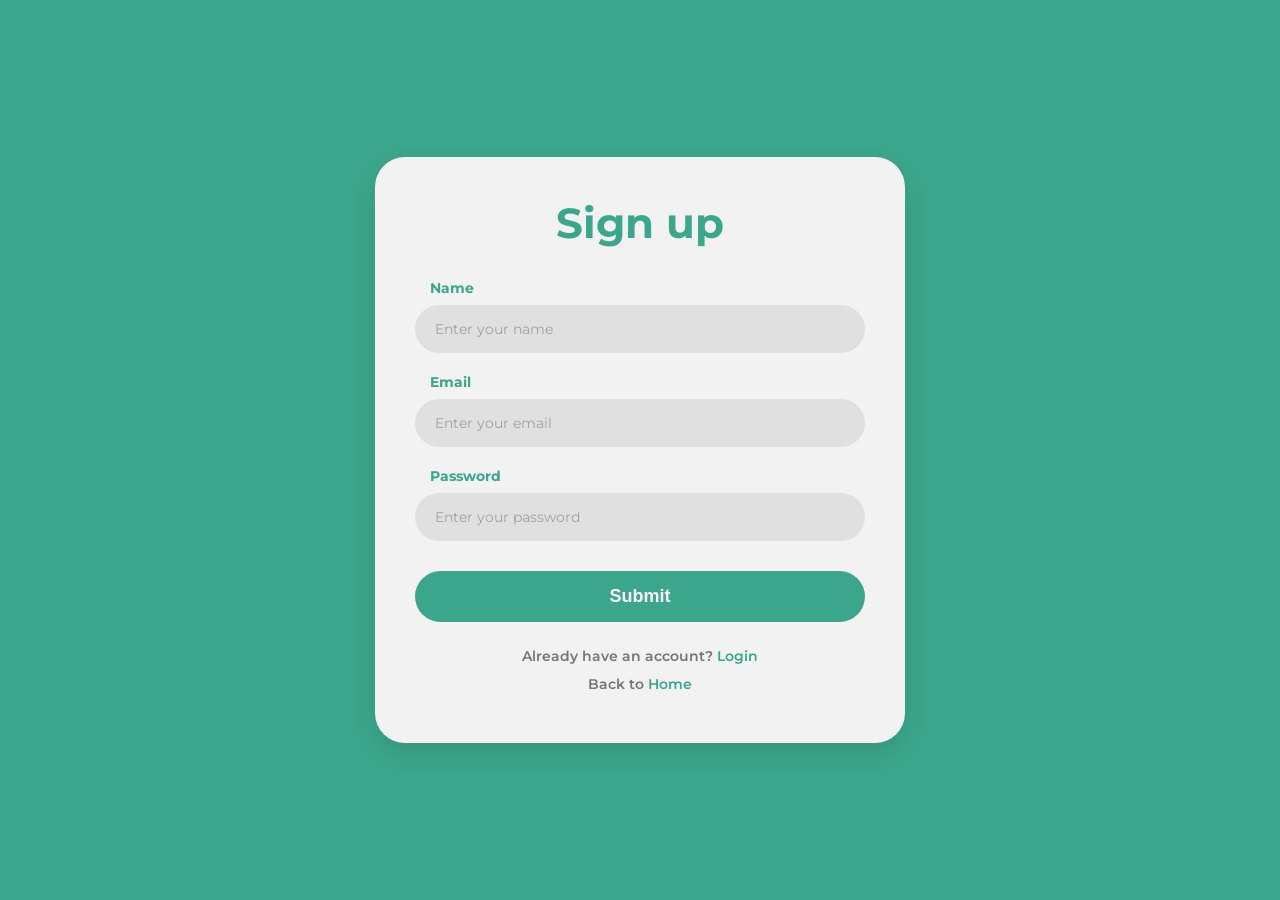
<file: school/index.html>
<!DOCTYPE html>
<html lang="en">
<head>
    <meta charset="UTF-8">
    <meta name="viewport" content="width=device-width, initial-scale=1.0">
    <title>Signup Page</title>
    <!--Icon-->
     <link rel="icon" href="image/lost and found icon.jpg" type="image/gif" /> 
     <!--css-->
     <link rel="stylesheet" href="css/stylesheet.css">
    <!-- Importing a clean font similar to the image -->
    <link href="https://fonts.googleapis.com/css2?family=Montserrat:wght@400;600;700&display=swap" rel="stylesheet">
</head>
<body>

    <div class="signup-container">
        <h1>Sign up</h1>
        
        <form action="#">
            <div class="form-group">
                <label for="name">Name</label>
                <input type="text" id="name" placeholder="Enter your name" required>
            </div>

            <div class="form-group">
                <label for="email">Email</label>
                <input type="email" id="email" placeholder="Enter your email" required>
            </div>

            <div class="form-group">
                <label for="password">Password</label>
                <input type="password" id="password" placeholder="Enter your password" required>
            </div>

            <button type="submit" class="submit-btn">Submit</button>
        </form>

        <div class="footer-text">
            <p>Already have an account? <a href="#">Login</a></p>
            <p>Back to <a href="#">Home</a></p>
        </div>
    </div>

</body>
</html>
</file>
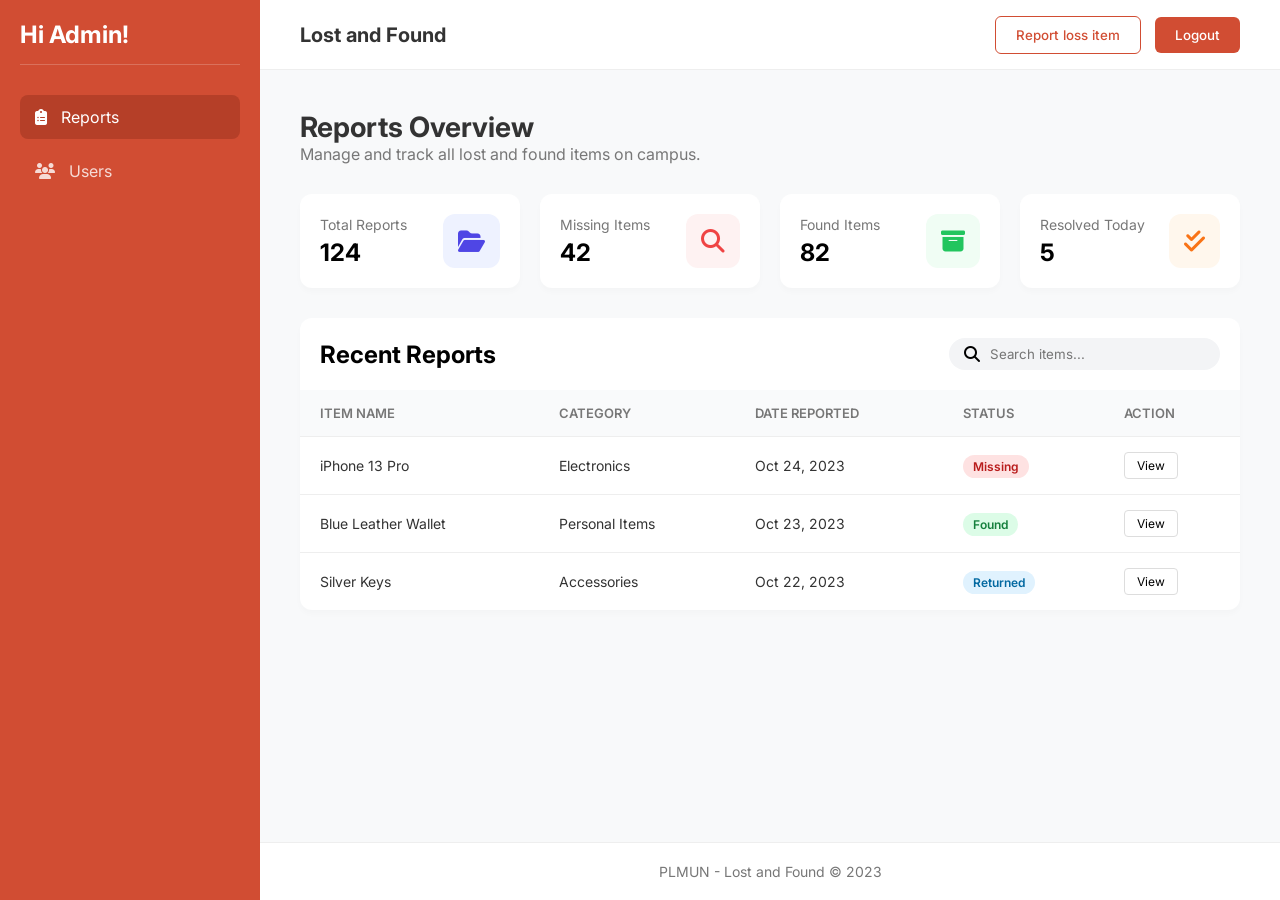
<file: admin dashboard/admin dashboard.html>
<!DOCTYPE html>
<html lang="en">
<head>
    <meta charset="UTF-8">
    <meta name="viewport" content="width=device-width, initial-scale=1.0">
    <title>Lost and Found Admin</title>
    <!-- css link -->
    <link rel="stylesheet" href="css/admin dashboard.css">
    <!-- Google Fonts -->
    <link href="https://fonts.googleapis.com/css2?family=Inter:wght@400;500;600;700&display=swap" rel="stylesheet">
    <!-- Icons -->
    <link rel="stylesheet" href="https://cdnjs.cloudflare.com/ajax/libs/font-awesome/6.4.0/css/all.min.css">
</head>
<body>

    <!-- Sidebar -->
    <div class="sidebar">
        <div class="sidebar-header">
            <h2>Hi Admin!</h2>
            <hr />
        </div>
        <nav class="sidebar-nav">
            <a href="javascript:void(0)" id="nav-reports" class="active">
                <i class="fa-solid fa-clipboard-list"></i> Reports
            </a>
            <a href="javascript:void(0)" id="nav-users">
                <i class="fa-solid fa-users"></i> Users
            </a>
        </nav>
    </div>

    <!-- Main Content Area -->
    <div class="main-container">
        <!-- Header -->
        <header class="top-header">
            <div class="header-left">
                <i class="fa-solid fa-bars" id="menu-toggle"></i>
                <div class="brand">Lost and Found</div>
            </div>

            <!-- The toggle icon for the right-side menu -->
            <i class="fa-solid fa-ellipsis-vertical" id="actions-toggle"></i>

            <div class="header-actions" id="header-actions">
                <button class="btn btn-outline">Report loss item</button>
                <button class="btn btn-primary">Logout</button>
            </div>
        </header>

        <!-- Dashboard Content -->
        <main class="content">
            
            <!-- FIXED: One single ID for the entire Reports page -->
            <div id="reports-view">
                <div class="content-header">
                    <h1>Reports Overview</h1>
                    <p>Manage and track all lost and found items on campus.</p>
                </div>

                <!-- Stats Grid -->
                <div class="stats-grid">
                    <div class="card stat-card">
                        <div class="stat-info">
                            <span>Total Reports</span>
                            <h3>124</h3>
                        </div>
                        <i class="fa-solid fa-folder-open icon-blue"></i>
                    </div>
                    <div class="card stat-card">
                        <div class="stat-info">
                            <span>Missing Items</span>
                            <h3>42</h3>
                        </div>
                        <i class="fa-solid fa-magnifying-glass icon-red"></i>
                    </div>
                    <div class="card stat-card">
                        <div class="stat-info">
                            <span>Found Items</span>
                            <h3>82</h3>
                        </div>
                        <i class="fa-solid fa-box-archive icon-green"></i>
                    </div>
                    <div class="card stat-card">
                        <div class="stat-info">
                            <span>Resolved Today</span>
                            <h3>5</h3>
                        </div>
                        <i class="fa-solid fa-check-double icon-orange"></i>
                    </div>
                </div>

                <!-- Recent Reports Table (Removed duplicate ID here) -->
                <div class="card table-card">
                    <div class="table-header">
                        <h2>Recent Reports</h2>
                        <div class="search-bar">
                            <i class="fa-solid fa-search"></i>
                            <input type="text" placeholder="Search items..." />
                        </div>
                    </div>
                    <table>
                        <thead>
                            <tr>
                                <th>Item Name</th>
                                <th>Category</th>
                                <th>Date Reported</th>
                                <th>Status</th>
                                <th>Action</th>
                            </tr>
                        </thead>
                        <tbody>
                            <tr>
                                <td>iPhone 13 Pro</td>
                                <td>Electronics</td>
                                <td>Oct 24, 2023</td>
                                <td><span class="badge badge-lost">Missing</span></td>
                                <td><button class="view-btn">View</button></td>
                            </tr>
                            <tr>
                                <td>Blue Leather Wallet</td>
                                <td>Personal Items</td>
                                <td>Oct 23, 2023</td>
                                <td><span class="badge badge-found">Found</span></td>
                                <td><button class="view-btn">View</button></td>
                            </tr>
                            <tr>
                                <td>Silver Keys</td>
                                <td>Accessories</td>
                                <td>Oct 22, 2023</td>
                                <td><span class="badge badge-resolved">Returned</span></td>
                                <td><button class="view-btn">View</button></td>
                            </tr>
                        </tbody>
                    </table>
                </div>
            </div> <!-- End of reports-view -->

            <!-- Users Section (Hidden by default) -->
            <div id="users-view" style="display: none">
                <div class="content-header">
                    <h1>User Management</h1>
                    <p>View and manage registered students and staff.</p>
                </div>
                <div class="card table-card">
                    <table>
                        <thead>
                            <tr>
                                <th>User Name</th>
                                <th>ID Number</th>
                                <th>Email</th>
                                <th>Role</th>
                                <th>Action</th>
                            </tr>
                        </thead>
                        <tbody>
                            <tr>
                                <td>John Micheal Manlangit</td>
                                <td>925-245</td>
                                <td>john.micheal@plmun.edu.ph</td>
                                <td>Student</td>
                                <td><button class="view-btn">Manage</button></td>
                            </tr>
                        </tbody>
                    </table>
                </div>
            </div> <!-- End of users-view -->

        </main>

        <footer class="main-footer">PLMUN - Lost and Found &copy; 2023</footer>
    </div>

    <!-- JS Script Tag -->
    <script src="js/admin dashboard.js"></script>
</body>
</html>
</file>
<file: school/css/stylesheet.css>
/* Define the color variables based on the image */
        :root {
            --primary-teal: #3ba68b;
            --bg-teal: #3ba68b;
            --card-bg: #f2f2f2;
            --input-bg: #e0e0e0;
            --text-gray: #757575;
        }

        body, html {
            margin: 0;
            padding: 0;
            height: 100%;
            font-family: 'Montserrat', sans-serif;
            background-color: var(--bg-teal);
            display: flex;
            justify-content: center;
            align-items: center;
        }

        .signup-container {
            background-color: var(--card-bg);
            width: 150rem;
            max-width: 450px;
            padding: 40px;
            border-radius: 30px;
            box-shadow: 0 10px 25px rgba(0, 0, 0, 0.1);
            text-align: center;
        }

        h1 {
            color: var(--primary-teal);
            font-size: 42px;
            margin-top: 0;
            margin-bottom: 30px;
            font-weight: 700;
        }

        .form-group {
            text-align: left;
            margin-bottom: 20px;
        }

        label {
            display: block;
            color: var(--primary-teal);
            font-weight: 700;
            font-size: 14px;
            margin-bottom: 8px;
            margin-left: 15px;
        }

        input {
            width: 100%;
            padding: 15px 20px;
            border: none;
            border-radius: 50px;
            background-color: var(--input-bg);
            box-sizing: border-box;
            font-family: 'Montserrat', sans-serif;
            font-size: 14px;
            outline: none;
        }

        input::placeholder {
            color: #a0a0a0;
        }

        .submit-btn {
            width: 100%;
            padding: 15px;
            background-color: var(--primary-teal);
            color: white;
            border: none;
            border-radius: 50px;
            font-size: 18px;
            font-weight: 700;
            cursor: pointer;
            margin-top: 10px;
            transition: background 0.3s ease;
        }

        .submit-btn:hover {
            background-color: #2d826c;
        }

        .footer-text {
            margin-top: 25px;
            font-size: 14px;
            color: var(--text-gray);
            font-weight: 600;
        }

        .footer-text a {
            color: var(--primary-teal);
            text-decoration: none;
        }

        .footer-text p {
            margin: 10px 0;
        }

        /* Mobile responsive adjustments */
        @media (max-width: 480px) {
            .signup-container {
               width: 100%;
                margin: 20px;
                padding: 30px 20px;
            }
        }
</file>
<file: admin dashboard/css/admin dashboard.css>
:root {
  --primary-color: #d14d33;
  --sidebar-dark: #b53f28;
  --bg-light: #f8f9fa;
  --text-dark: #333;
  --text-muted: #777;
  --white: #ffffff;
}

* {
  margin: 0;
  padding: 0;
  box-sizing: border-box;
  font-family: "Inter", sans-serif;
}

body {
  display: flex;
  background-color: var(--bg-light);
  height: 100vh;
}

/* Sidebar Styling */
.sidebar {
  width: 260px;
  background-color: var(--primary-color);
  color: white;
  padding: 20px;
  display: flex;
  flex-direction: column;
  position: fixed;
  height: 100%;
}

.sidebar-header h2 {
  font-size: 24px;
  margin-bottom: 15px;
}

.sidebar-header hr {
  border: 0;
  border-top: 1px solid rgba(255, 255, 255, 0.2);
  margin-bottom: 30px;
}

.sidebar-nav a {
  color: rgba(255, 255, 255, 0.8);
  text-decoration: none;
  padding: 12px 15px;
  display: block;
  border-radius: 8px;
  margin-bottom: 10px;
  transition: 0.3s;
}

.sidebar-nav a i {
  margin-right: 10px;
}

.sidebar-nav a:hover,
.sidebar-nav a.active {
  background-color: var(--sidebar-dark);
  color: white;
}

/* Main Content Wrapper */
.main-container {
  margin-left: 260px;
  flex: 1;
  display: flex;
  flex-direction: column;
}

/* Top Header */
.top-header {
  height: 70px;
  background: white;
  display: flex;
  align-items: center;
  justify-content: space-between;
  padding: 0 40px;
  border-bottom: 1px solid #eee;
}
#menu-toggle {
  display: none;
}
.brand {
  font-size: 20px;
  font-weight: bold;
  color: var(--text-dark);
}

.btn {
  padding: 10px 20px;
  border-radius: 6px;
  cursor: pointer;
  font-weight: 500;
  border: none;
  transition: 0.2s;
}

.btn-outline {
  background: transparent;
  border: 1px solid var(--primary-color);
  color: var(--primary-color);
  margin-right: 10px;
}

.btn-primary {
  background: var(--primary-color);
  color: white;
}

.btn:hover {
  opacity: 0.8;
}

/* Page Content */
.content {
  padding: 40px;
  flex: 1;
}

.content-header {
  margin-bottom: 30px;
}

.content-header h1 {
  font-size: 28px;
  color: var(--text-dark);
}

.content-header p {
  color: var(--text-muted);
}

/* Stats Grid */
.stats-grid {
  display: grid;
  grid-template-columns: repeat(auto-fit, minmax(200px, 1fr));
  gap: 20px;
  margin-bottom: 30px;
}

.card {
  background: white;
  border-radius: 12px;
  padding: 20px;
  box-shadow: 0 4px 6px rgba(0, 0, 0, 0.02);
}

.stat-card {
  display: flex;
  justify-content: space-between;
  align-items: center;
}

.stat-info span {
  font-size: 14px;
  color: var(--text-muted);
  display: block;
}

.stat-info h3 {
  font-size: 24px;
  margin-top: 5px;
}

.stat-card i {
  font-size: 24px;
  padding: 15px;
  border-radius: 12px;
}

.icon-blue {
  background: #eef2ff;
  color: #4f46e5;
}
.icon-red {
  background: #fef2f2;
  color: #ef4444;
}
.icon-green {
  background: #f0fdf4;
  color: #22c55e;
}
.icon-orange {
  background: #fff7ed;
  color: #f97316;
}

/* Table Section */
.table-card {
  padding: 0;
  overflow: hidden;
}

.table-header {
  padding: 20px;
  display: flex;
  justify-content: space-between;
  align-items: center;
}

.search-bar {
  background: #f3f4f6;
  padding: 8px 15px;
  border-radius: 20px;
  display: flex;
  align-items: center;
}

.search-bar input {
  border: none;
  background: transparent;
  margin-left: 10px;
  outline: none;
}

table {
  width: 100%;
  border-collapse: collapse;
}

th {
  background: #f9fafb;
  text-align: left;
  padding: 15px 20px;
  color: var(--text-muted);
  font-weight: 600;
  font-size: 13px;
  text-transform: uppercase;
}

td {
  padding: 15px 20px;
  border-top: 1px solid #eee;
  font-size: 14px;
  color: var(--text-dark);
}

/* Badges */
.badge {
  padding: 4px 10px;
  border-radius: 20px;
  font-size: 12px;
  font-weight: 600;
}

.badge-lost {
  background: #fee2e2;
  color: #b91c1c;
}
.badge-found {
  background: #dcfce7;
  color: #15803d;
}
.badge-resolved {
  background: #e0f2fe;
  color: #0369a1;
}

.view-btn {
  background: none;
  border: 1px solid #ddd;
  padding: 5px 12px;
  border-radius: 4px;
  cursor: pointer;
  font-size: 12px;
}

.view-btn:hover {
  background: #f5f5f5;
}

/* Footer */
.main-footer {
  text-align: center;
  padding: 20px;
  color: var(--text-muted);
  font-size: 14px;
  border-top: 1px solid #eee;
  background: white;
}

/*  Action Toggle Icon Styling */
#actions-toggle {
  display: none;
  font-size: 20px;
  cursor: pointer;
  padding: 10px;
}

@media (max-width: 768px) {
  .top-header {
    padding: 0 20px;
  }
  .header-left {
    display: flex;
    flex-direction: row;
    align-items: center;
    justify-content: space-between;
    gap: 20px;
  }
  #menu-toggle {
    display: block;
  }
  #actions-toggle {
    display: block;
  }

  .sidebar {
    transform: translateX(-100%);
    transition: transform 0.3s ease;
    z-index: 2000;
  }

  .sidebar.active {
    transform: translateX(0);
  }

  .main-container {
    margin-left: 0;
  }

  .header-actions {
    display: none;
    position: absolute;
    top: 75px;
    right: 20px;
    background: white;
    flex-direction: column;
    padding: 15px;
    border-radius: 12px;
    box-shadow: 0 10px 25px rgba(0, 0, 0, 0.1);
    border: 1px solid #eee;
    z-index: 1001;
    gap: 10px;
  }

  .header-actions.active {
    display: flex;
  }

  .header-actions .btn {
    width: 100%;
    margin: 0;
  }
}
@media (max-width: 575px) {
  .header-actions {
    display: none;
    position: absolute;
    top: 75px;
    right: -10px;
    background: white;
    flex-direction: column;
    padding: 15px;
    border-radius: 12px;
    box-shadow: 0 10px 25px rgba(0, 0, 0, 0.1);
    border: 1px solid #eee;
    z-index: 1001;
    gap: 10px;
  }
}
@media (max-width: 545px) {
  .header-actions {
    display: none;
    position: absolute;
    top: 75px;
    right: -20px;
    background: white;
    flex-direction: column;
    padding: 15px;
    border-radius: 12px;
    box-shadow: 0 10px 25px rgba(0, 0, 0, 0.1);
    border: 1px solid #eee;
    z-index: 1001;
    gap: 10px;
  }
}
@media (max-width: 521px) {
  .header-actions {
    display: none;
    position: absolute;
    top: 75px;
    right: -35px;
    background: white;
    flex-direction: column;
    padding: 15px;
    border-radius: 12px;
    box-shadow: 0 10px 25px rgba(0, 0, 0, 0.1);
    border: 1px solid #eee;
    z-index: 1001;
    gap: 10px;
  }
}
@media (max-width: 505px) {
  .header-actions {
    display: none;
    position: absolute;
    top: 75px;
    right: -60px;
    background: white;
    flex-direction: column;
    padding: 15px;
    border-radius: 12px;
    box-shadow: 0 10px 25px rgba(0, 0, 0, 0.1);
    border: 1px solid #eee;
    z-index: 1001;
    gap: 10px;
  }
}
@media (max-width: 480px) {
  .header-actions {
    display: none;
    position: absolute;
    top: 75px;
    right: -85px;
    background: white;
    flex-direction: column;
    padding: 15px;
    border-radius: 12px;
    box-shadow: 0 10px 25px rgba(0, 0, 0, 0.1);
    border: 1px solid #eee;
    z-index: 1001;
    gap: 10px;
  }
}
@media (max-width: 436px) {
  .header-actions {
    display: none;
    position: absolute;
    top: 85px;
    right: -150px;
    background: white;
    flex-direction: column;
    padding: 15px;
    border-radius: 12px;
    box-shadow: 0 10px 25px rgba(0, 0, 0, 0.1);
    border: 1px solid #eee;
    z-index: 1001;
    gap: 10px;
  }
}

@media (max-width: 430px) {
  .header-actions {
    display: none;
    position: absolute;
    top: 75px;
    right: -190px;
    background: white;
    flex-direction: column;
    padding: 15px;
    border-radius: 12px;
    box-shadow: 0 10px 25px rgba(0, 0, 0, 0.1);
    border: 1px solid #eee;
    z-index: 1001;
    gap: 10px;
  }
}

@media (max-width: 412px) {
  .header-actions {
    display: none;
    position: absolute;
    top: 75px;
    right: -190px;
    background: white;
    flex-direction: column;
    padding: 15px;
    border-radius: 12px;
    box-shadow: 0 10px 25px rgba(0, 0, 0, 0.1);
    border: 1px solid #eee;
    z-index: 1001;
    gap: 10px;
  }
}
@media (max-width: 376px) {
  .header-actions {
    display: none;
    position: absolute;
    top: 50px;
    right: -210px;
    background: white;
    flex-direction: column;
    padding: 15px;
    border-radius: 12px;
    box-shadow: 0 10px 25px rgba(0, 0, 0, 0.1);
    border: 1px solid #eee;
    z-index: 1001;
    gap: 10px;
  }
}
</file>
